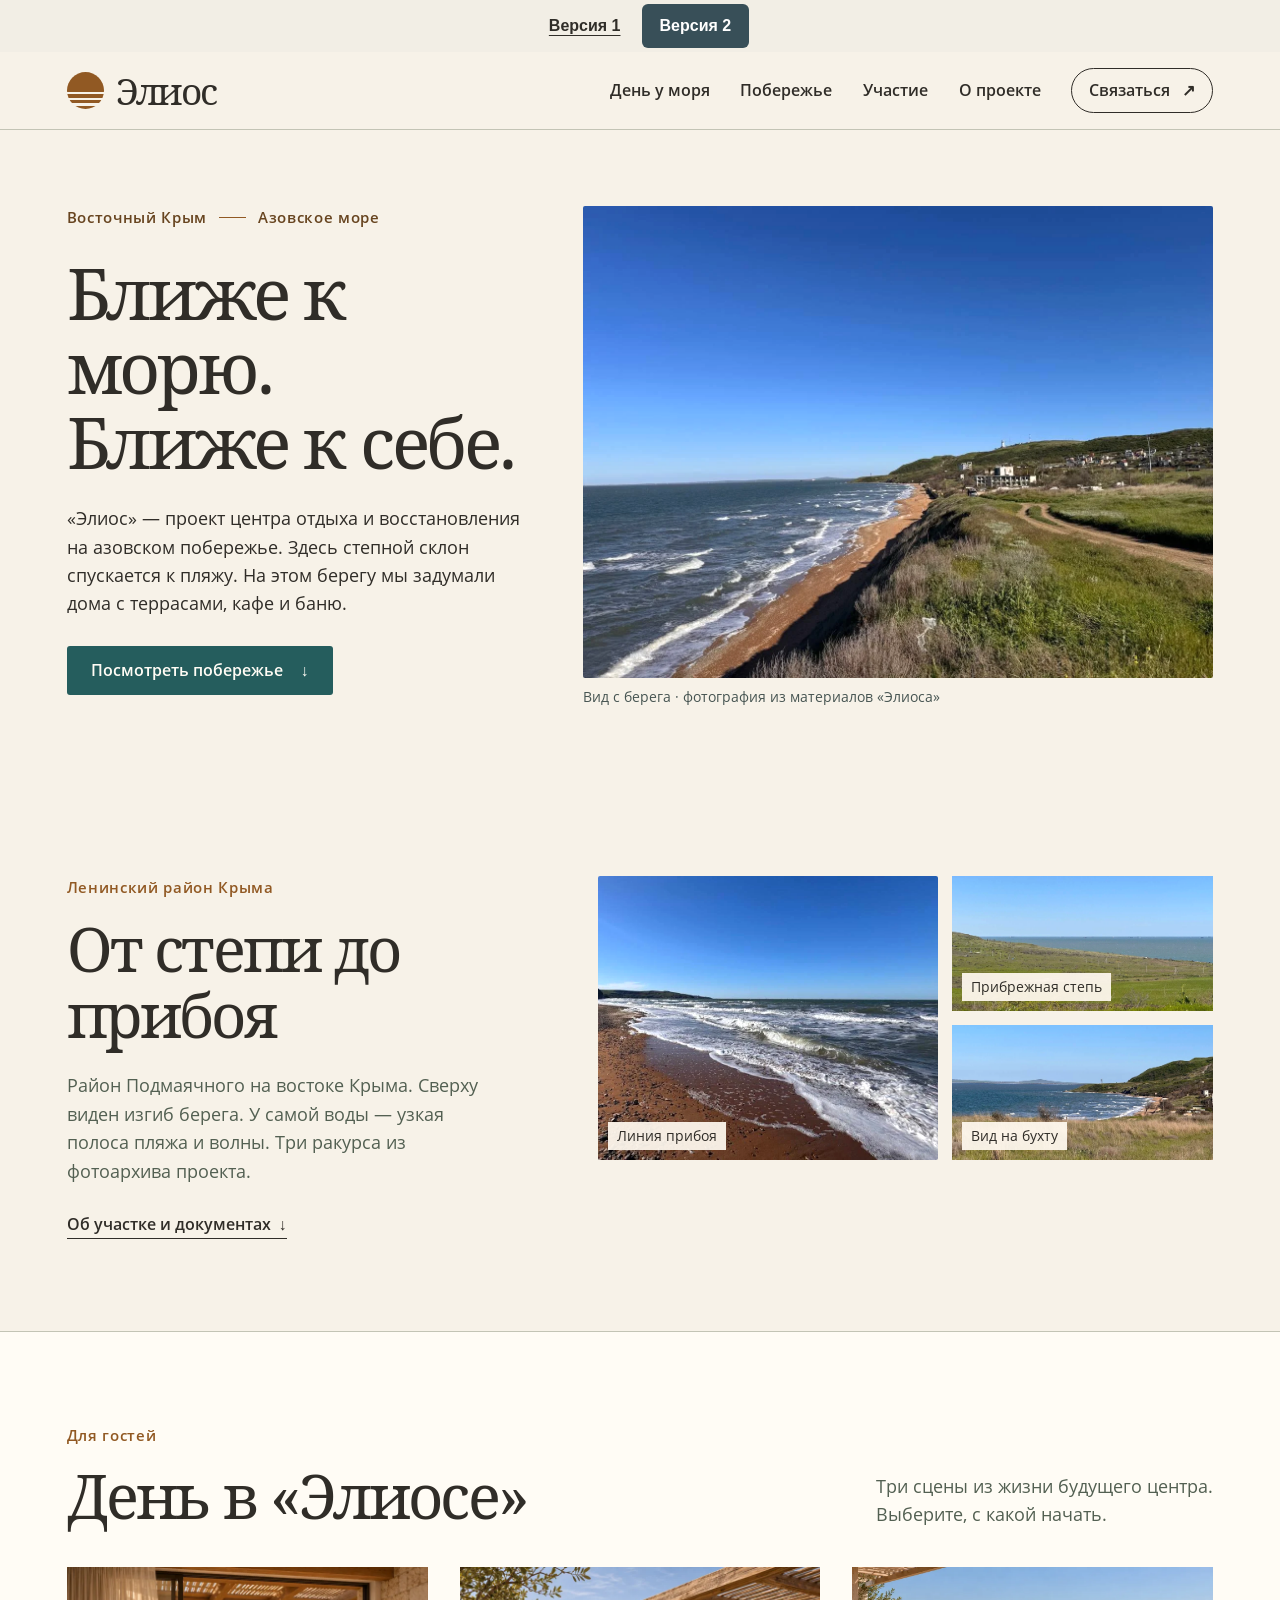
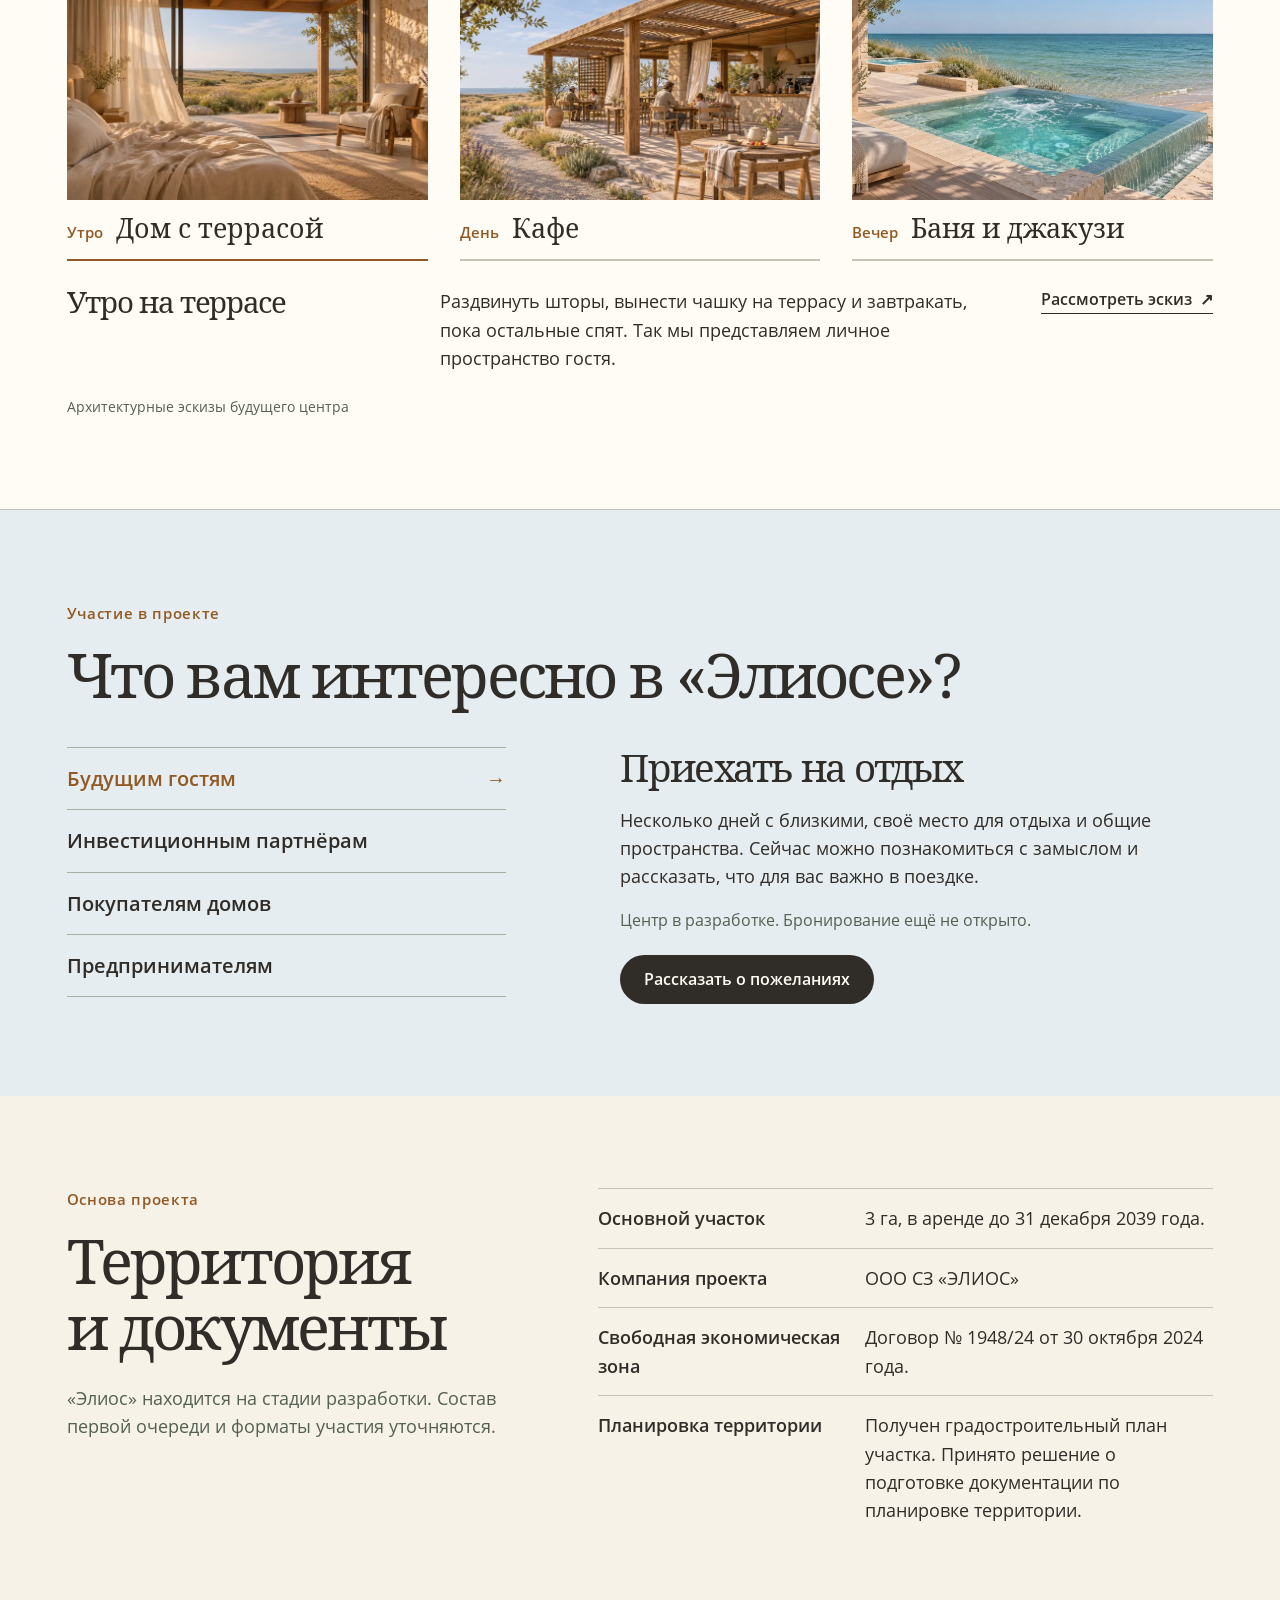
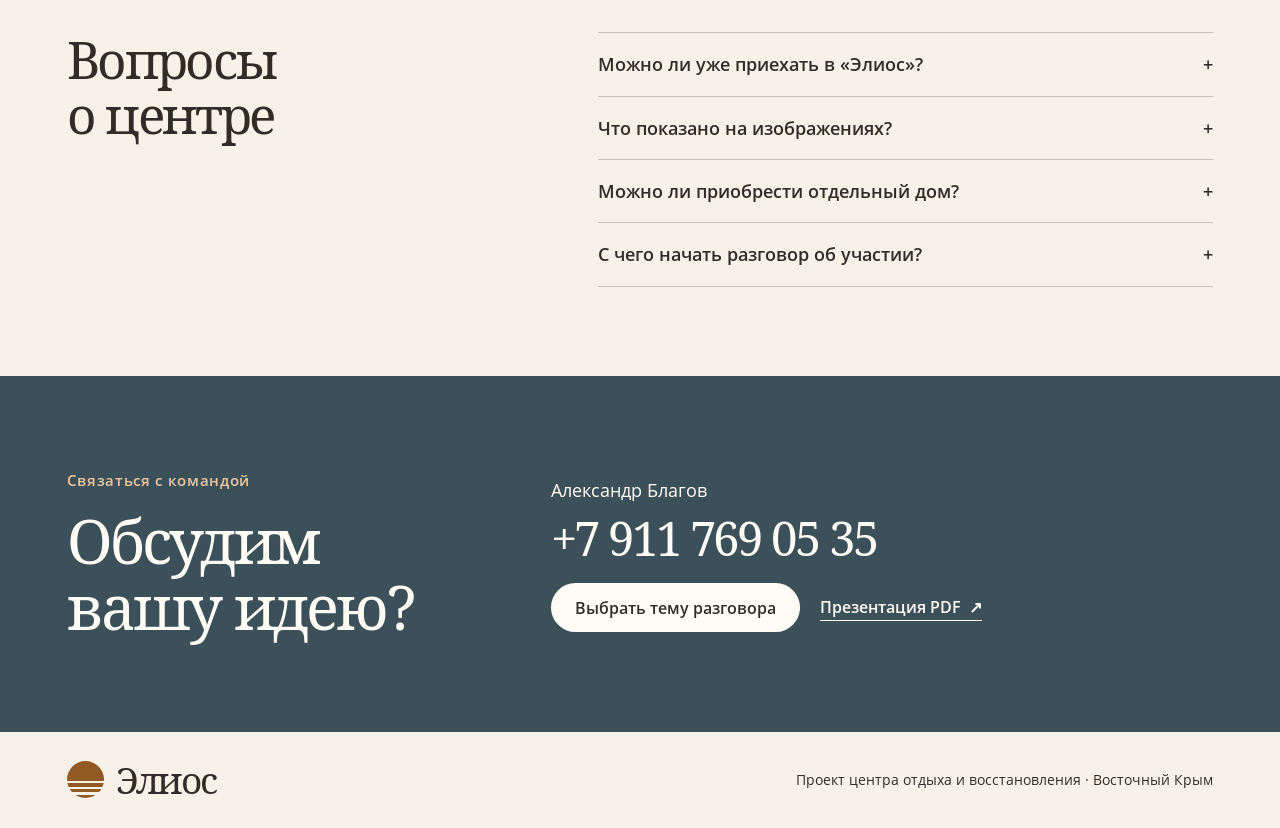
<file: index.html>
<!doctype html>
<html lang="ru">
<head>
<meta charset="utf-8"><meta name="viewport" content="width=device-width,initial-scale=1">
<meta name="robots" content="noindex,nofollow,noarchive"><meta name="theme-color" content="#f7f2e8">
<title>Элиос — Азовский свет</title>
<meta name="description" content="Проект центра отдыха и восстановления на Азовском побережье Восточного Крыма. Побережье, дома с террасами и возможности участия в создании центра.">
<meta property="og:title" content="Элиос — Азовский свет"><meta property="og:type" content="website"><meta property="og:locale" content="ru_RU">
<link rel="icon" href="assets/favicon.svg" type="image/svg+xml"><link rel="preload" as="font" href="assets/fonts/serif-text.woff" type="font/woff" crossorigin>
<link rel="stylesheet" href="styles.css?v=shore3"><link rel="stylesheet" href="readability.css?v=shore3"><script defer src="app.js?v=shore3"></script>
<link rel="stylesheet" href="versions.css"></head><body>
<a class="skip-link" href="#main">Перейти к содержанию</a>
<nav class="revision" aria-label="Сравнение дизайна"><a href="version-1.html">Версия 1</a><a href="./" aria-current="page">Версия 2</a></nav>
<header class="header" id="header"><div class="wrap mast">
<a href="#top" class="brand" aria-label="Элиос, на главную"><span class="sun" aria-hidden="true"></span>Элиос</a>
<nav class="nav" id="navigation" aria-label="Основная навигация"><a href="#spaces">День у моря</a><a href="#place">Побережье</a><a href="#participation">Участие</a><a href="#foundation">О проекте</a><button type="button" class="nav-contact" data-contact>Связаться <span aria-hidden="true">↗</span></button></nav>
<button type="button" class="menu-toggle" aria-label="Открыть меню" aria-expanded="false" aria-controls="navigation"><span></span><span></span></button></div></header>
<main id="main">
<section class="hero wrap" id="top" aria-labelledby="hero-title"><div class="hero-copy">
<p class="location">Восточный Крым <i></i> Азовское море</p>
<h1 id="hero-title">Ближе к морю.<br>Ближе к себе.</h1>
<p class="lead">«Элиос» — проект центра отдыха и восстановления на азовском побережье. Здесь степной склон спускается к пляжу. На этом берегу мы задумали дома с террасами, кафе и баню.</p>
<a class="btn" href="#place">Посмотреть побережье <span aria-hidden="true">↓</span></a></div>
<figure class="shore-cover"><img src="assets/shore.webp" alt="Азовское море и полоса пляжа под прибрежным склоном" fetchpriority="high"><figcaption>Вид с берега · фотография из материалов «Элиоса»</figcaption></figure></section>
<section class="section wrap place" id="place"><div class="place-text"><p class="kicker">Ленинский район Крыма</p><h2>От степи до прибоя</h2><p>Район Подмаячного на востоке Крыма. Сверху виден изгиб берега. У самой воды — узкая полоса пляжа и волны. Три ракурса из фотоархива проекта.</p><a href="#foundation" class="under">Об участке и документах <span aria-hidden="true">↓</span></a></div><div class="coast-gallery">
<button data-gallery="waves"><img src="assets/waves.webp" alt="Волны набегают на пляж" decoding="async" loading="lazy"><span>Линия прибоя</span></button><button data-gallery="land"><img src="assets/land.webp" alt="Степь и море на горизонте" decoding="async" loading="lazy"><span>Прибрежная степь</span></button><button data-gallery="coast"><img src="assets/coast.webp" alt="Изгиб берега с травянистого склона" decoding="async" loading="lazy"><span>Вид на бухту</span></button></div></section>
<div id="idea"></div>
<section class="day section" id="spaces" aria-labelledby="day-title"><div class="wrap"><div class="section-head"><div><p class="kicker">Для гостей</p><h2 id="day-title">День в «Элиосе»</h2></div><p>Три сцены из жизни будущего центра.<br>Выберите, с какой начать.</p></div>
<div class="space-tabs" role="tablist" aria-label="Пространства будущего центра"><button type="button" role="tab" id="tab-home" aria-controls="space-home" aria-selected="true" tabindex="0" data-space="home"><img src="assets/home.webp" srcset="assets/home-small.webp 840w, assets/home.webp 1672w" sizes="(max-width: 760px) 100vw, 62vw" alt="" decoding="async" loading="lazy"><span class="tabline"><span>Утро</span><b>Дом с террасой</b></span></button><button type="button" role="tab" id="tab-cafe" aria-controls="space-cafe" aria-selected="false" tabindex="-1" data-space="cafe"><img src="assets/cafe.webp" srcset="assets/cafe-small.webp 840w, assets/cafe.webp 1672w" sizes="(max-width: 760px) 100vw, 62vw" alt="" decoding="async" loading="lazy"><span class="tabline"><span>День</span><b>Кафе</b></span></button><button type="button" role="tab" id="tab-bath" aria-controls="space-bath" aria-selected="false" tabindex="-1" data-space="bath"><img src="assets/spa.webp" alt="" decoding="async" loading="lazy"><span class="tabline"><span>Вечер</span><b>Баня и джакузи</b></span></button></div><article class="episode" role="tabpanel" tabindex="0" id="space-home" aria-labelledby="tab-home" ><h3>Утро на террасе</h3><p>Раздвинуть шторы, вынести чашку на террасу и завтракать, пока остальные спят. Так мы представляем личное пространство гостя.</p><button class="under" data-gallery="home">Рассмотреть эскиз <span aria-hidden="true">↗</span></button></article><article class="episode" role="tabpanel" tabindex="0" id="space-cafe" aria-labelledby="tab-cafe" hidden><h3>За общим столом</h3><p>После прогулки по берегу встретиться за обедом. Мы задумали кафе с открытой террасой, где можно задержаться за разговором.</p><button class="under" data-gallery="cafe">Рассмотреть эскиз <span aria-hidden="true">↗</span></button></article><article class="episode" role="tabpanel" tabindex="0" id="space-bath" aria-labelledby="tab-bath" hidden><h3>После парной</h3><p>После парной выйти на террасу над морем. Здесь мы представили две джакузи с переливным краем: с уровня воды кажется, что впереди только море.</p><button class="under" data-gallery="spa">Рассмотреть эскиз <span aria-hidden="true">↗</span></button></article>
<p class="image-credit">Архитектурные эскизы будущего центра</p></div></section>

<section class="join section" id="participation"><div class="wrap"><p class="kicker">Участие в проекте</p><h2>Что вам интересно в «Элиосе»?</h2><div class="join-grid">
<div class="role-tabs" role="tablist" aria-label="Направления участия" aria-orientation="vertical"><button type="button" role="tab" id="role-guest" aria-controls="panel-guest" aria-selected="true" tabindex="0" data-role="guest">Будущим гостям<span aria-hidden="true">→</span></button><button type="button" role="tab" id="role-partner" aria-controls="panel-partner" aria-selected="false" tabindex="-1" data-role="partner">Инвестиционным партнёрам<span aria-hidden="true">→</span></button><button type="button" role="tab" id="role-home" aria-controls="panel-home" aria-selected="false" tabindex="-1" data-role="home">Покупателям домов<span aria-hidden="true">→</span></button><button type="button" role="tab" id="role-business" aria-controls="panel-business" aria-selected="false" tabindex="-1" data-role="business">Предпринимателям<span aria-hidden="true">→</span></button></div><div class="role-content"><article tabindex="0" role="tabpanel" id="panel-guest" aria-labelledby="role-guest" ><h3>Приехать на отдых</h3><p>Несколько дней с близкими, своё место для отдыха и общие пространства. Сейчас можно познакомиться с замыслом и рассказать, что для вас важно в поездке.</p><p class="status">Центр в разработке. Бронирование ещё не открыто.</p><button class="btn" type="button" data-interest="guest" data-contact>Рассказать о пожеланиях</button></article><article tabindex="0" role="tabpanel" id="panel-partner" aria-labelledby="role-partner" hidden><h3>Создать центр вместе</h3><p>Предмет партнёрства — первая очередь центра. Обсуждаем, какие объекты войдут в неё, кто финансирует запуск и кто отвечает за управление.</p><p class="status">Этапы вложений, права партнёров и порядок распределения прибыли предстоит согласовать.</p><button class="btn" type="button" data-interest="partner" data-contact>Обсудить партнёрство</button></article><article tabindex="0" role="tabpanel" id="panel-home" aria-labelledby="role-home" hidden><h3>Свой дом у моря</h3><p>Рассматриваем интерес к дому для собственного проживания, отдыха или как к инвестиции. Для владельца важны периоды личного пользования, расходы на содержание и возможность передачи в управление.</p><p class="status">Правовая модель приобретения и права на объект прорабатываются. Продажи пока не открыты.</p><button class="btn" type="button" data-interest="home" data-contact>Обсудить формат дома</button></article><article tabindex="0" role="tabpanel" id="panel-business" aria-labelledby="role-business" hidden><h3>Открыть своё дело в центре</h3><p>Кафе на террасе, баня или спа могут стать самостоятельным делом. Обсудим вашу идею, помещение, оборудование и то, как гости будут пользоваться услугой.</p><p class="status">Приобретение объекта или другая форма участия зависят от правовой модели.</p><button class="btn" type="button" data-interest="business" data-contact>Предложить свой проект</button></article></div></div></div></section>
<section class="section wrap foundation" id="foundation"><div><p class="kicker">Основа проекта</p><h2>Территория <br>и документы</h2><p>«Элиос» находится на стадии разработки. Состав первой очереди и форматы участия уточняются.</p></div><dl><div><dt>Основной участок</dt><dd>3 га, в аренде до 31 декабря 2039 года.</dd></div><div><dt>Компания проекта</dt><dd>ООО СЗ «ЭЛИОС»</dd></div><div><dt>Свободная экономическая зона</dt><dd>Договор № 1948/24 от 30 октября 2024 года.</dd></div><div><dt>Планировка территории</dt><dd>Получен градостроительный план участка. Принято решение о подготовке документации по планировке территории.</dd></div></dl></section>
<section class="wrap faq"><h2>Вопросы <br>о центре</h2><div class="faq-items"><details><summary>Можно ли уже приехать в «Элиос»?<span aria-hidden="true">+</span></summary><p>Центр находится на стадии разработки. Бронирование отдыха пока не открыто. Сейчас можно познакомиться с концепцией, рассказать о своём интересе и обсудить участие в проекте.</p></details><details><summary>Что показано на изображениях?<span aria-hidden="true">+</span></summary><p>Снимки побережья взяты из исходных материалов «Элиоса». Дома, кафе, баня, джакузи и террасы — визуализации идеи будущего центра. Они помогают обсудить атмосферу и архитектурный характер; состав объектов и их размещение ещё определяются.</p></details><details><summary>Можно ли приобрести отдельный дом?<span aria-hidden="true">+</span></summary><p>Такой интерес предусмотрен в концепции. Формат приобретения, статус объекта, права покупателя и условия управления требуют отдельной проработки. Готового предложения о продаже дома или земельного участка сейчас нет.</p></details><details><summary>С чего начать разговор об участии?<span aria-hidden="true">+</span></summary><p>С вашей цели и возможной роли: развитие центра, дом для отдыха или собственный объект инфраструктуры. На этой основе обсуждаются формат, этапы и условия. Связаться можно с Александром Благовым по номеру <a href="tel:+79117690535">+7 911 769 05 35</a>.</p></details></div></section>
<section class="contact section" id="contact"><div class="wrap contact-grid"><div><p class="kicker">Связаться с командой</p><h2>Обсудим <br>вашу идею?</h2></div><div class="contact-body"><p>Александр Благов</p><a class="phone" href="tel:+79117690535">+7 911 769 05 35</a><div class="actions"><button type="button" class="btn" data-contact>Выбрать тему разговора</button><a href="https://drive.google.com/file/d/1gvgxaFCP_Wr2BarTZS7fdgreUonL3RET/view" target="_blank" rel="noopener" class="under">Презентация PDF <span aria-hidden="true">↗</span></a></div></div></div></section></main>
<footer class="wrap foot"><a class="brand" href="#top"><span class="sun" aria-hidden="true"></span>Элиос</a><p>Проект центра отдыха и восстановления · Восточный Крым</p></footer>
<dialog class="contact-dialog" id="contact-dialog" aria-labelledby="dialog-title"><button class="dialog-close" type="button" data-close aria-label="Закрыть окно">×</button><p class="eyebrow">Познакомимся ближе</p><h2 id="dialog-title">Что вам<br> <em>интересно?</em></h2><p class="dialog-intro">Выберите направление для разговора<br> с Александром Благовым.</p><fieldset class="interest-options"><legend class="sr-only">Ваш интерес к проекту</legend><label><input type="radio" name="interest" value="guest" checked><span>Отдых в центре</span></label><label><input type="radio" name="interest" value="partner"><span>Партнёрство</span></label><label><input type="radio" name="interest" value="home"><span>Дом для себя</span></label><label><input type="radio" name="interest" value="business"><span>Свой бизнес</span></label></fieldset><p id="interest-description" class="interest-description">Расскажите, каким вы представляете отдых в «Элиосе». Центр пока находится на стадии разработки.</p><a href="tel:+79117690535" class="button button-dark dialog-phone">Позвонить Александру</a><a href="tel:+79117690535" class="dialog-number">+7 911 769 05 35</a><button type="button" id="copy-inquiry" class="text-link copy-inquiry">Скопировать текст обращения</button><p id="copy-status" class="copy-status" role="status" aria-live="polite"></p></dialog>
<dialog class="gallery-dialog" id="gallery-dialog" aria-labelledby="gallery-caption"><button class="gallery-close" type="button" data-close aria-label="Закрыть изображение">×</button><div class="gallery-frame"><img id="gallery-image" alt=""><button type="button" class="gallery-previous" aria-label="Предыдущее изображение">‹</button><button type="button" class="gallery-next" aria-label="Следующее изображение">›</button></div><div class="gallery-bottom"><p id="gallery-caption"></p><span id="gallery-count" aria-label="Номер изображения"></span></div></dialog>
</body></html>
</file>
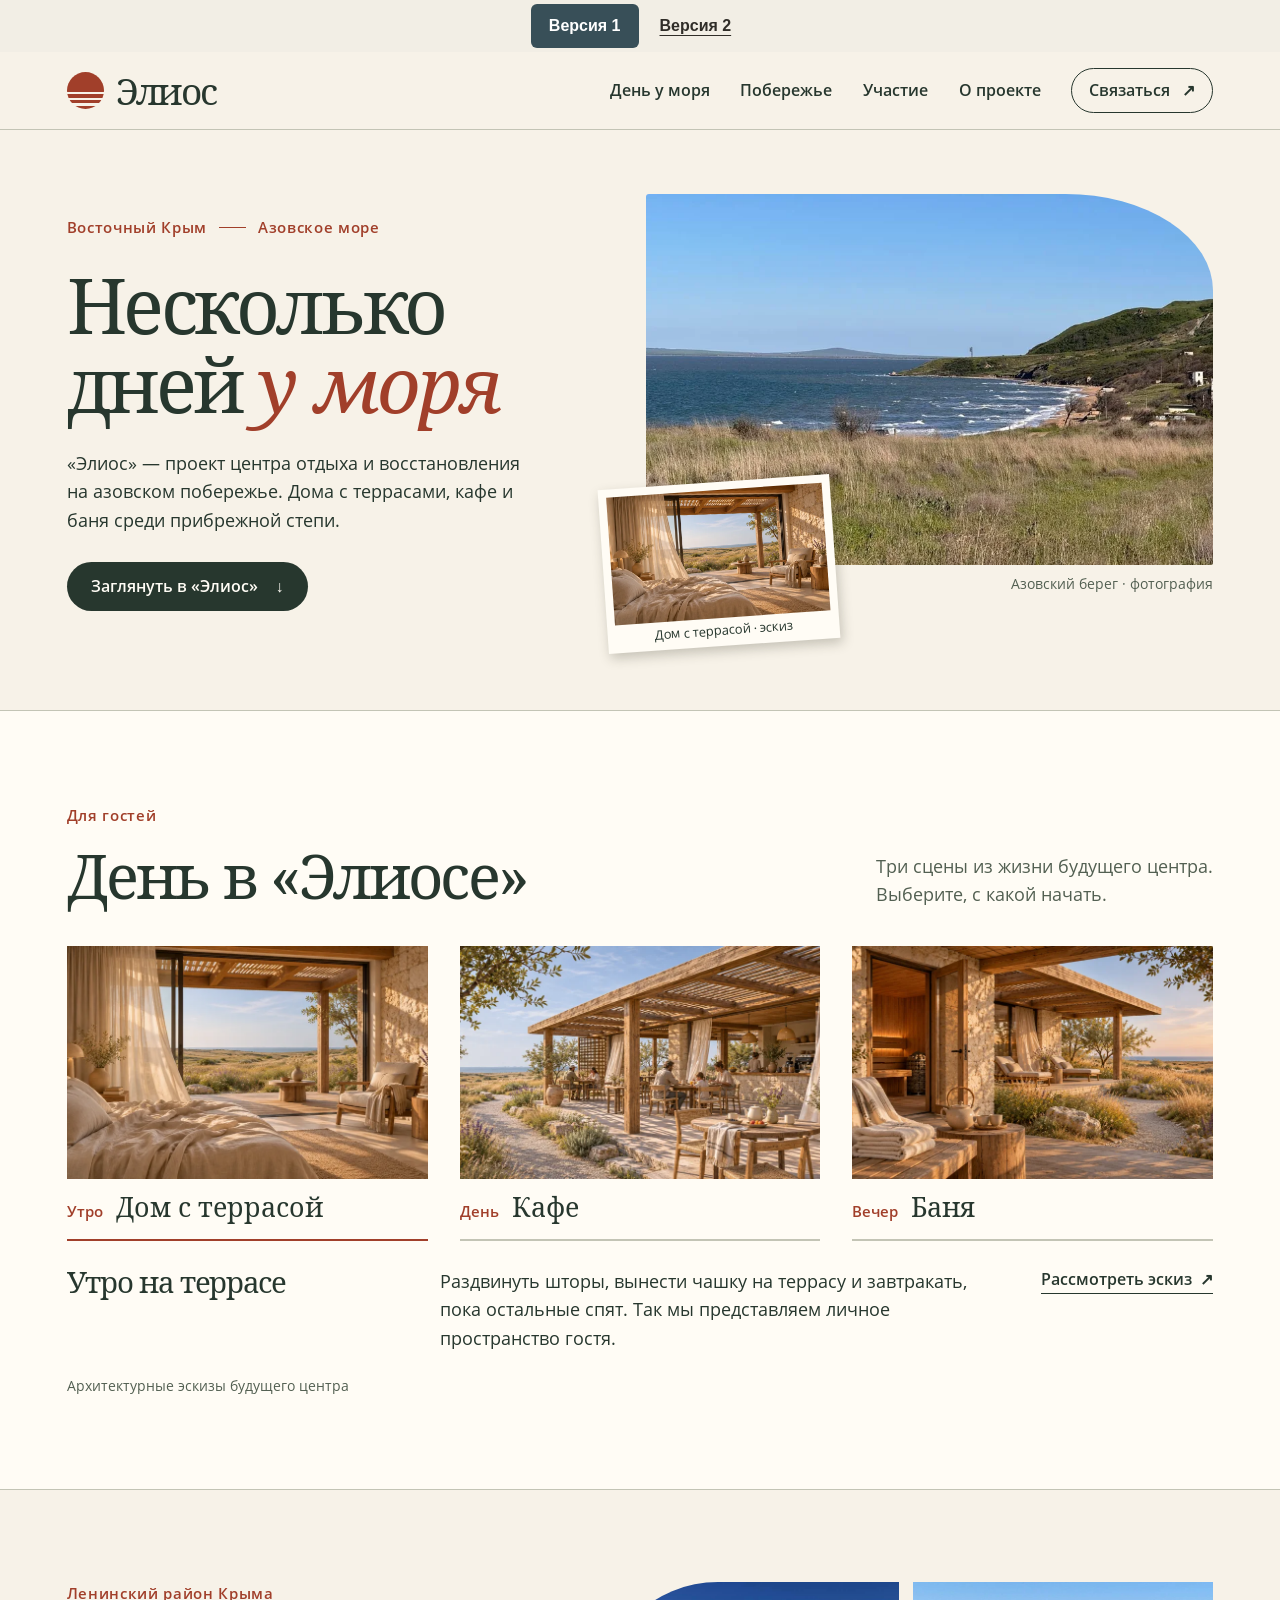
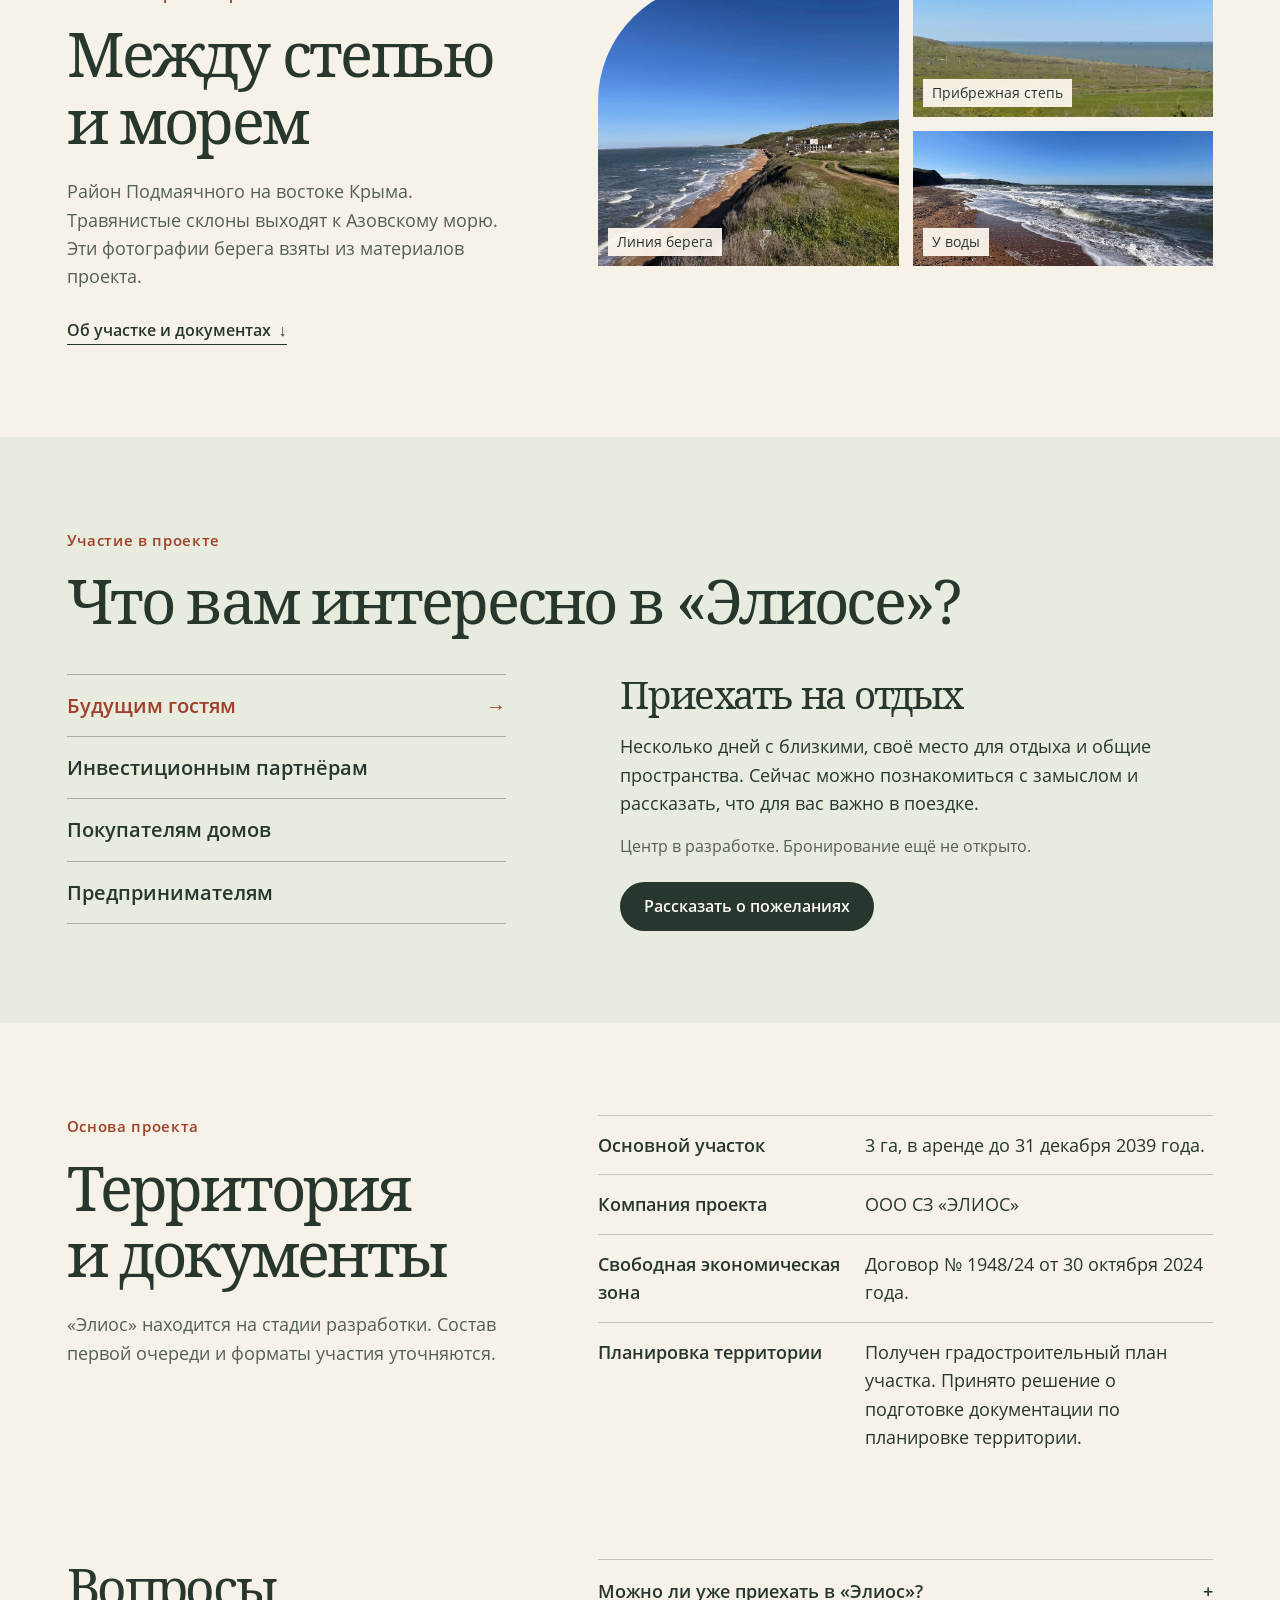
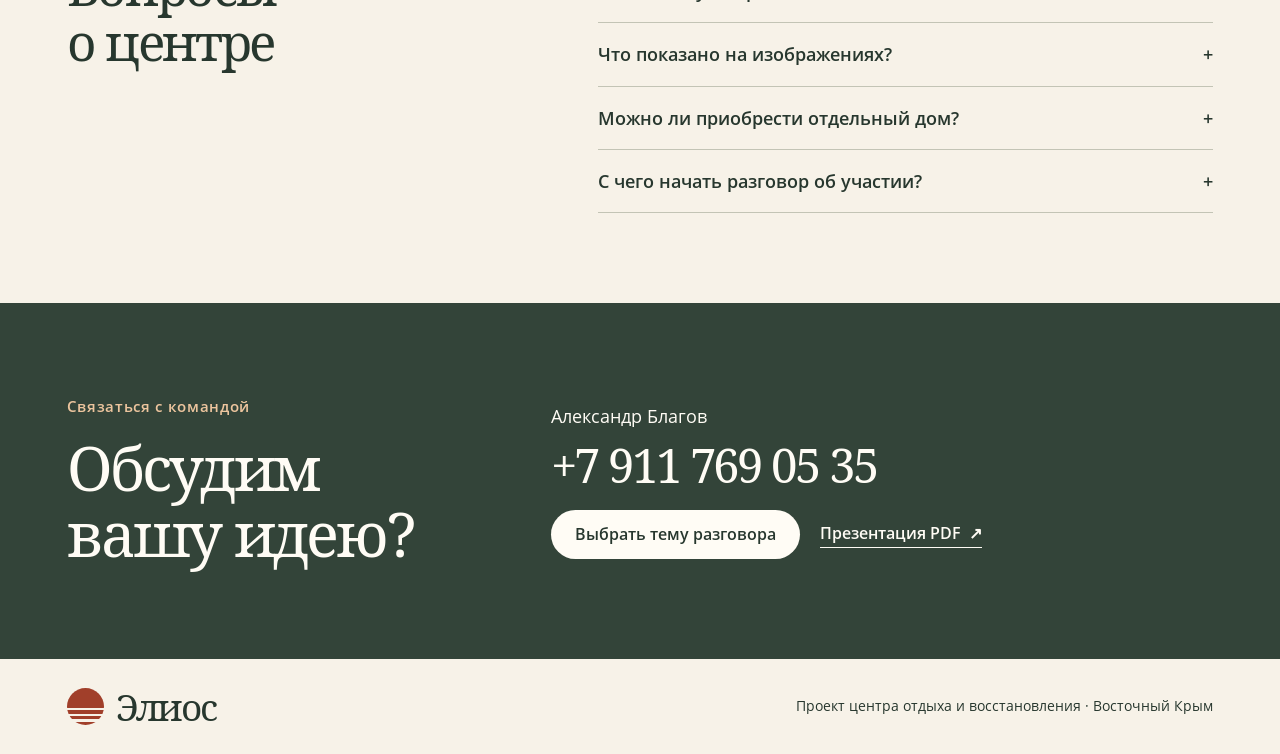
<file: version-1.html>
<!doctype html>
<html lang="ru">
<head>
<meta charset="utf-8"><meta name="viewport" content="width=device-width,initial-scale=1">
<meta name="robots" content="noindex,nofollow,noarchive"><meta name="theme-color" content="#f7f2e8">
<title>Элиос — несколько дней у Азовского моря</title>
<meta name="description" content="Проект центра отдыха и восстановления на Азовском побережье Восточного Крыма. Побережье, дома с террасами и возможности участия в создании центра.">
<meta property="og:title" content="Элиос — несколько дней у Азовского моря"><meta property="og:type" content="website"><meta property="og:locale" content="ru_RU">
<link rel="icon" href="assets/favicon.svg" type="image/svg+xml"><link rel="preload" as="font" href="assets/fonts/serif-text.woff" type="font/woff" crossorigin>
<link rel="stylesheet" href="v1-styles.css?v=coast1"><link rel="stylesheet" href="v1-readability.css?v=coast1"><script defer src="v1-app.js?v=coast1"></script>
<link rel="stylesheet" href="versions.css"></head><body>
<a class="skip-link" href="#main">Перейти к содержанию</a>
<nav class="revision" aria-label="Сравнение дизайна"><a href="version-1.html" aria-current="page">Версия 1</a><a href="./">Версия 2</a></nav>
<header class="header" id="header"><div class="wrap mast">
<a href="#top" class="brand" aria-label="Элиос, на главную"><span class="sun" aria-hidden="true"></span>Элиос</a>
<nav class="nav" id="navigation" aria-label="Основная навигация"><a href="#spaces">День у моря</a><a href="#place">Побережье</a><a href="#participation">Участие</a><a href="#foundation">О проекте</a><button type="button" class="nav-contact" data-contact>Связаться <span aria-hidden="true">↗</span></button></nav>
<button type="button" class="menu-toggle" aria-label="Открыть меню" aria-expanded="false" aria-controls="navigation"><span></span><span></span></button></div></header>
<main id="main">
<section class="hero wrap" id="top" aria-labelledby="hero-title"><div class="hero-copy">
<p class="location">Восточный Крым <i></i> Азовское море</p>
<h1 id="hero-title">Несколько<br>дней <em>у&nbsp;моря</em></h1>
<p class="lead">«Элиос» — проект центра отдыха и восстановления на азовском побережье. Дома с террасами, кафе и баня среди прибрежной степи.</p>
<a class="btn" href="#spaces">Заглянуть в «Элиос» <span aria-hidden="true">↓</span></a></div>
<div class="postcard"><figure class="coast-card"><button data-gallery="coast" aria-label="Посмотреть фотографию побережья"><img src="assets/coast.webp" srcset="assets/coast-small.webp 840w, assets/coast.webp 1280w" sizes="(max-width: 760px) 100vw, 62vw" alt="Бухта на Азовском море, вид с травянистого берега" decoding="async" fetchpriority="high"></button><figcaption>Азовский берег · фотография</figcaption></figure>
<figure class="detail-card"><button data-gallery="home" aria-label="Рассмотреть эскиз дома"><img src="assets/home.webp" srcset="assets/home-small.webp 840w, assets/home.webp 1672w" sizes="(max-width: 760px) 100vw, 62vw" alt="Светлая спальня и терраса будущего дома" decoding="async" fetchpriority="high"></button><figcaption>Дом с террасой · эскиз</figcaption></figure></div></section>
<div id="idea"></div>
<section class="day section" id="spaces" aria-labelledby="day-title"><div class="wrap"><div class="section-head"><div><p class="kicker">Для гостей</p><h2 id="day-title">День в «Элиосе»</h2></div><p>Три сцены из жизни будущего центра.<br>Выберите, с какой начать.</p></div>
<div class="space-tabs" role="tablist" aria-label="Пространства будущего центра"><button type="button" role="tab" id="tab-home" aria-controls="space-home" aria-selected="true" tabindex="0" data-space="home"><img src="assets/home.webp" srcset="assets/home-small.webp 840w, assets/home.webp 1672w" sizes="(max-width: 760px) 100vw, 62vw" alt="" decoding="async" loading="lazy"><span class="tabline"><span>Утро</span><b>Дом с террасой</b></span></button><button type="button" role="tab" id="tab-cafe" aria-controls="space-cafe" aria-selected="false" tabindex="-1" data-space="cafe"><img src="assets/cafe.webp" srcset="assets/cafe-small.webp 840w, assets/cafe.webp 1672w" sizes="(max-width: 760px) 100vw, 62vw" alt="" decoding="async" loading="lazy"><span class="tabline"><span>День</span><b>Кафе</b></span></button><button type="button" role="tab" id="tab-bath" aria-controls="space-bath" aria-selected="false" tabindex="-1" data-space="bath"><img src="assets/bath.webp" srcset="assets/bath-small.webp 840w, assets/bath.webp 1672w" sizes="(max-width: 760px) 100vw, 62vw" alt="" decoding="async" loading="lazy"><span class="tabline"><span>Вечер</span><b>Баня</b></span></button></div><article class="episode" role="tabpanel" tabindex="0" id="space-home" aria-labelledby="tab-home" ><h3>Утро на террасе</h3><p>Раздвинуть шторы, вынести чашку на террасу и завтракать, пока остальные спят. Так мы представляем личное пространство гостя.</p><button class="under" data-gallery="home">Рассмотреть эскиз <span aria-hidden="true">↗</span></button></article><article class="episode" role="tabpanel" tabindex="0" id="space-cafe" aria-labelledby="tab-cafe" hidden><h3>За общим столом</h3><p>После прогулки по берегу встретиться за обедом. Мы задумали кафе с открытой террасой, где можно задержаться за разговором.</p><button class="under" data-gallery="cafe">Рассмотреть эскиз <span aria-hidden="true">↗</span></button></article><article class="episode" role="tabpanel" tabindex="0" id="space-bath" aria-labelledby="tab-bath" hidden><h3>После парной</h3><p>Выйти из парной на воздух, налить чай и посидеть в тишине. Для этого в концепции бани предусмотрели место отдыха рядом с террасой.</p><button class="under" data-gallery="bath">Рассмотреть эскиз <span aria-hidden="true">↗</span></button></article>
<p class="image-credit">Архитектурные эскизы будущего центра</p></div></section>
<section class="section wrap place" id="place"><div class="place-text"><p class="kicker">Ленинский район Крыма</p><h2>Между степью<br>и морем</h2><p>Район Подмаячного на востоке Крыма. Травянистые склоны выходят к Азовскому морю. Эти фотографии берега взяты из материалов проекта.</p><a href="#foundation" class="under">Об участке и документах <span aria-hidden="true">↓</span></a></div><div class="coast-gallery">
<button data-gallery="shore"><img src="assets/shore.webp" alt="Вид вдоль береговой линии" decoding="async" loading="lazy"><span>Линия берега</span></button><button data-gallery="land"><img src="assets/land.webp" alt="Степь и море на горизонте" decoding="async" loading="lazy"><span>Прибрежная степь</span></button><button data-gallery="waves"><img src="assets/waves.webp" alt="Волны у кромки воды" decoding="async" loading="lazy"><span>У воды</span></button></div></section>
<section class="join section" id="participation"><div class="wrap"><p class="kicker">Участие в проекте</p><h2>Что вам интересно в «Элиосе»?</h2><div class="join-grid">
<div class="role-tabs" role="tablist" aria-label="Направления участия" aria-orientation="vertical"><button type="button" role="tab" id="role-guest" aria-controls="panel-guest" aria-selected="true" tabindex="0" data-role="guest">Будущим гостям<span aria-hidden="true">→</span></button><button type="button" role="tab" id="role-partner" aria-controls="panel-partner" aria-selected="false" tabindex="-1" data-role="partner">Инвестиционным партнёрам<span aria-hidden="true">→</span></button><button type="button" role="tab" id="role-home" aria-controls="panel-home" aria-selected="false" tabindex="-1" data-role="home">Покупателям домов<span aria-hidden="true">→</span></button><button type="button" role="tab" id="role-business" aria-controls="panel-business" aria-selected="false" tabindex="-1" data-role="business">Предпринимателям<span aria-hidden="true">→</span></button></div><div class="role-content"><article tabindex="0" role="tabpanel" id="panel-guest" aria-labelledby="role-guest" ><h3>Приехать на отдых</h3><p>Несколько дней с близкими, своё место для отдыха и общие пространства. Сейчас можно познакомиться с замыслом и рассказать, что для вас важно в поездке.</p><p class="status">Центр в разработке. Бронирование ещё не открыто.</p><button class="btn" type="button" data-interest="guest" data-contact>Рассказать о пожеланиях</button></article><article tabindex="0" role="tabpanel" id="panel-partner" aria-labelledby="role-partner" hidden><h3>Создать центр вместе</h3><p>Предмет партнёрства — первая очередь центра. Обсуждаем, какие объекты войдут в неё, кто финансирует запуск и кто отвечает за управление.</p><p class="status">Этапы вложений, права партнёров и порядок распределения прибыли предстоит согласовать.</p><button class="btn" type="button" data-interest="partner" data-contact>Обсудить партнёрство</button></article><article tabindex="0" role="tabpanel" id="panel-home" aria-labelledby="role-home" hidden><h3>Свой дом у моря</h3><p>Рассматриваем интерес к дому для собственного проживания, отдыха или как к инвестиции. Для владельца важны периоды личного пользования, расходы на содержание и возможность передачи в управление.</p><p class="status">Правовая модель приобретения и права на объект прорабатываются. Продажи пока не открыты.</p><button class="btn" type="button" data-interest="home" data-contact>Обсудить формат дома</button></article><article tabindex="0" role="tabpanel" id="panel-business" aria-labelledby="role-business" hidden><h3>Открыть своё дело в центре</h3><p>Кафе на террасе, баня или спа могут стать самостоятельным делом. Обсудим вашу идею, помещение, оборудование и то, как гости будут пользоваться услугой.</p><p class="status">Приобретение объекта или другая форма участия зависят от правовой модели.</p><button class="btn" type="button" data-interest="business" data-contact>Предложить свой проект</button></article></div></div></div></section>
<section class="section wrap foundation" id="foundation"><div><p class="kicker">Основа проекта</p><h2>Территория <br>и документы</h2><p>«Элиос» находится на стадии разработки. Состав первой очереди и форматы участия уточняются.</p></div><dl><div><dt>Основной участок</dt><dd>3 га, в аренде до 31 декабря 2039 года.</dd></div><div><dt>Компания проекта</dt><dd>ООО СЗ «ЭЛИОС»</dd></div><div><dt>Свободная экономическая зона</dt><dd>Договор № 1948/24 от 30 октября 2024 года.</dd></div><div><dt>Планировка территории</dt><dd>Получен градостроительный план участка. Принято решение о подготовке документации по планировке территории.</dd></div></dl></section>
<section class="wrap faq"><h2>Вопросы <br>о центре</h2><div class="faq-items"><details><summary>Можно ли уже приехать в «Элиос»?<span aria-hidden="true">+</span></summary><p>Центр находится на стадии разработки. Бронирование отдыха пока не открыто. Сейчас можно познакомиться с концепцией, рассказать о своём интересе и обсудить участие в проекте.</p></details><details><summary>Что показано на изображениях?<span aria-hidden="true">+</span></summary><p>Снимки побережья взяты из исходных материалов «Элиоса». Дома, кафе, баня и террасы — визуализации идеи будущего центра. Они помогают обсудить атмосферу и архитектурный характер; состав объектов и их размещение ещё определяются.</p></details><details><summary>Можно ли приобрести отдельный дом?<span aria-hidden="true">+</span></summary><p>Такой интерес предусмотрен в концепции. Формат приобретения, статус объекта, права покупателя и условия управления требуют отдельной проработки. Готового предложения о продаже дома или земельного участка сейчас нет.</p></details><details><summary>С чего начать разговор об участии?<span aria-hidden="true">+</span></summary><p>С вашей цели и возможной роли: развитие центра, дом для отдыха или собственный объект инфраструктуры. На этой основе обсуждаются формат, этапы и условия. Связаться можно с Александром Благовым по номеру <a href="tel:+79117690535">+7 911 769 05 35</a>.</p></details></div></section>
<section class="contact section" id="contact"><div class="wrap contact-grid"><div><p class="kicker">Связаться с командой</p><h2>Обсудим <br>вашу идею?</h2></div><div class="contact-body"><p>Александр Благов</p><a class="phone" href="tel:+79117690535">+7 911 769 05 35</a><div class="actions"><button type="button" class="btn" data-contact>Выбрать тему разговора</button><a href="https://drive.google.com/file/d/1gvgxaFCP_Wr2BarTZS7fdgreUonL3RET/view" target="_blank" rel="noopener" class="under">Презентация PDF <span aria-hidden="true">↗</span></a></div></div></div></section></main>
<footer class="wrap foot"><a class="brand" href="#top"><span class="sun" aria-hidden="true"></span>Элиос</a><p>Проект центра отдыха и восстановления · Восточный Крым</p></footer>
<dialog class="contact-dialog" id="contact-dialog" aria-labelledby="dialog-title"><button class="dialog-close" type="button" data-close aria-label="Закрыть окно">×</button><p class="eyebrow">Познакомимся ближе</p><h2 id="dialog-title">Что вам<br> <em>интересно?</em></h2><p class="dialog-intro">Выберите направление для разговора<br> с Александром Благовым.</p><fieldset class="interest-options"><legend class="sr-only">Ваш интерес к проекту</legend><label><input type="radio" name="interest" value="guest" checked><span>Отдых в центре</span></label><label><input type="radio" name="interest" value="partner"><span>Партнёрство</span></label><label><input type="radio" name="interest" value="home"><span>Дом для себя</span></label><label><input type="radio" name="interest" value="business"><span>Свой бизнес</span></label></fieldset><p id="interest-description" class="interest-description">Расскажите, каким вы представляете отдых в «Элиосе». Центр пока находится на стадии разработки.</p><a href="tel:+79117690535" class="button button-dark dialog-phone">Позвонить Александру</a><a href="tel:+79117690535" class="dialog-number">+7 911 769 05 35</a><button type="button" id="copy-inquiry" class="text-link copy-inquiry">Скопировать текст обращения</button><p id="copy-status" class="copy-status" role="status" aria-live="polite"></p></dialog>
<dialog class="gallery-dialog" id="gallery-dialog" aria-labelledby="gallery-caption"><button class="gallery-close" type="button" data-close aria-label="Закрыть изображение">×</button><div class="gallery-frame"><img id="gallery-image" alt=""><button type="button" class="gallery-previous" aria-label="Предыдущее изображение">‹</button><button type="button" class="gallery-next" aria-label="Следующее изображение">›</button></div><div class="gallery-bottom"><p id="gallery-caption"></p><span id="gallery-count" aria-label="Номер изображения"></span></div></dialog>
</body></html>
</file>
<file: styles.css>
@font-face{font-family:Coast;src:url(assets/fonts/serif-text.woff);font-display:swap}
@font-face{font-family:Coast;src:url(assets/fonts/serif-text-italic.woff);font-style:italic;font-display:swap}
@font-face{font-family:Open;src:url(assets/fonts/sans.woff);font-display:swap}
@font-face{font-family:Open;src:url(assets/fonts/sans-semibold.woff);font-weight:600 800;font-display:swap}
:root{--paper:#f7f2e8;--pale:#fffcf5;--ink:#302d28;--clay:#915923;--muted:#536052;--line:#c3c4b5;--serif:Coast,Georgia,serif;--sans:Open,Arial,sans-serif;--pad:clamp(22px,5.2vw,92px)}
*{box-sizing:border-box}html{scroll-behavior:smooth;scroll-padding-top:85px}body{margin:0;background:var(--paper);color:var(--ink);font:18px/1.58 var(--sans)}h1,h2,h3,p,figure,dl,dd{margin:0}h1,h2,h3,.brand,.phone{font-family:var(--serif);font-weight:400;line-height:1.08;letter-spacing:-.045em}h2{font-size:clamp(40px,4.8vw,77px)}h3{font-size:clamp(30px,3vw,47px)}img{display:block;width:100%;object-fit:cover}figure{min-width:0}button,a{color:inherit;font:inherit}a{text-decoration:none}button{cursor:pointer;border:0;background:none;padding:0}button:focus-visible,a:focus-visible,summary:focus-visible,[tabindex="0"]:focus-visible{outline:3px solid #cf702f;outline-offset:4px}button:disabled{cursor:auto}[hidden]{display:none!important}.wrap{max-width:1650px;padding-inline:var(--pad);margin:auto}.section{padding-block:clamp(60px,7.2vw,110px)}.skip-link,.sr-only{position:absolute;width:1px;height:1px;overflow:hidden;clip-path:inset(50%)}.skip-link:focus{width:auto;height:auto;clip-path:none;background:white;z-index:90;padding:12px;left:10px;top:10px}.modal-open{overflow:hidden}
.header{position:sticky;top:0;z-index:15;background:var(--paper);border-bottom:1px solid var(--line)}.mast{display:flex;align-items:center;justify-content:space-between;gap:30px;height:77px}.brand{display:inline-flex;gap:12px;align-items:center;font-size:37px}.sun{width:37px;aspect-ratio:1;display:inline-block;border-radius:50%;background:linear-gradient(to bottom,var(--clay) 0 54%,transparent 54% 60%,var(--clay) 60% 69%,transparent 69% 76%,var(--clay) 76% 84%,transparent 84% 91%,var(--clay) 91%)}.nav{display:flex;align-items:center;gap:clamp(16px,2.4vw,44px);font-size:16px;font-weight:600}.nav a:hover,.under:hover{color:var(--clay)}.nav-contact{border:1px solid var(--ink);padding:9px 17px;border-radius:24px}.nav-contact span{margin-left:8px}.menu-toggle{display:none}.hero{display:grid;grid-template-columns:0.88fr 1.12fr;align-items:center;gap:5%;padding-block:clamp(40px,5vw,80px)}.hero-copy{padding:12px 0 25px}.location,.kicker{font:600 15px/1.5 var(--sans);color:var(--clay);letter-spacing:.045em}.location{display:flex;align-items:center;gap:12px}.location i{display:block;width:27px;height:1px;background:var(--clay)}h1{font-size:clamp(59px,5.95vw,101px);margin:26px 0;line-height:1.04}h1 em{color:var(--clay)}.lead{max-width:475px}.btn,.button{display:inline-flex;justify-content:center;align-items:center;gap:18px;min-height:49px;padding:12px 24px;border-radius:30px;background:var(--ink);color:var(--pale);font:600 16px/1.42 var(--sans)}.btn:hover,.button:hover{background:var(--clay)}.hero .btn{margin-top:28px}.postcard{position:relative;padding-left:7%;padding-bottom:52px}.coast-card button{display:block;width:100%;overflow:hidden;border-radius:3px 26% 2px 2px}.coast-card img{height:clamp(310px,29vw,485px);object-position:53% 56%}.postcard figcaption,.image-credit{font-size:14px;line-height:1.45;color:var(--muted)}.coast-card figcaption{text-align:right;margin-top:9px}.detail-card{position:absolute;bottom:0;left:0;background:var(--pale);padding:8px 8px 6px;width:38%;transform:rotate(-4deg);box-shadow:2px 5px 12px #35332440}.detail-card button{display:block;width:100%}.detail-card img{aspect-ratio:1.68}.detail-card figcaption{font-size:13px;color:var(--ink);text-align:center;margin-top:3px}
.day{background:var(--pale);border-block:1px solid var(--line)}.section-head,.contact-grid{display:flex;justify-content:space-between;align-items:end;gap:40px}.kicker{margin-bottom:16px}.section-head>p{color:var(--muted);max-width:400px}.space-tabs{display:grid;grid-template-columns:repeat(3,minmax(0,1fr));gap:clamp(12px,2.5vw,40px);margin-top:38px}.space-tabs button{text-align:left;display:block;border-bottom:2px solid var(--line);padding-bottom:15px}.space-tabs button[aria-selected=true]{border-color:var(--clay)}.space-tabs img{aspect-ratio:1.55}.tabline{display:flex;align-items:baseline;gap:13px;margin-top:12px}.tabline span{font-size:15px;color:var(--clay);font-weight:600}.tabline b{font:400 clamp(22px,2.1vw,34px)/1.2 var(--serif)}.episode{display:grid;grid-template-columns:.9fr 1.5fr auto;gap:30px;align-items:start;padding:26px 0 12px}.episode h3{font-size:clamp(26px,2.3vw,36px)}.under,.text-link{display:inline-flex;align-items:baseline;gap:8px;color:inherit;font:600 16px/1.6 var(--sans);border-bottom:1px solid currentColor;justify-self:start}.image-credit{margin-top:12px}.place,.foundation,.faq,.join-grid{display:grid;grid-template-columns:1fr 1.4fr;gap:8%;align-items:start}.place-text>p:not(.kicker),.foundation p:not(.kicker){margin:24px 0;color:var(--muted);max-width:480px}.coast-gallery{display:grid;grid-template-columns:repeat(2,minmax(0,1fr));gap:14px}.coast-gallery button{position:relative;overflow:hidden}.coast-gallery button:first-child{grid-row:span 2}.coast-gallery img{height:100%;min-height:0;position:absolute;inset:0}.coast-gallery button{min-height:135px}.coast-gallery button:first-child{border-radius:120px 0 0 0}.coast-gallery span{position:absolute;bottom:10px;left:10px;background:#fff9efed;color:var(--ink);padding:3px 9px;font-size:14px}
.join{background:#e5edf0}.join h2{max-width:1050px}.join-grid{margin-top:40px;grid-template-columns:1fr 1.35fr;gap:10%}.role-tabs button{display:flex;justify-content:space-between;align-items:center;width:100%;text-align:left;padding:15px 0;border-top:1px solid #a6afa1;font-weight:600;font-size:clamp(18px,1.55vw,25px)}.role-tabs button:last-child{border-bottom:1px solid #a6afa1}.role-tabs button span{opacity:0}.role-tabs button[aria-selected=true]{color:var(--clay)}.role-tabs button[aria-selected=true] span{opacity:1}.role-content p{margin-top:17px}.role-content .status{font-size:16px;color:var(--muted)}.role-content .btn{margin-top:22px}.foundation dl>div{display:grid;grid-template-columns:1fr 1.4fr;gap:18px;padding:15px 0;border-top:1px solid var(--line)}dt{font-weight:600}.faq{padding-bottom:clamp(60px,7vw,105px)}.faq h2{font-size:clamp(34px,4vw,62px)}details{border-top:1px solid var(--line)}details:last-child{border-bottom:1px solid var(--line)}summary{display:flex;align-items:center;justify-content:space-between;gap:14px;list-style:none;font-weight:600;cursor:pointer;padding:17px 0}summary::-webkit-details-marker{display:none}details[open] summary span{transform:rotate(45deg)}details p{color:var(--muted);padding:0 0 18px}details a{text-decoration:underline}
.contact{background:#3b5059;color:var(--pale)}.contact .kicker{color:#edc59e}.contact-grid{align-items:center;justify-content:flex-start;gap:12%}.phone{display:block;font-size:clamp(32px,3.7vw,59px);margin:8px 0 20px}.actions{display:flex;align-items:center;flex-wrap:wrap;gap:20px}.actions .btn{background:var(--pale);color:var(--ink)}.actions .under:hover{color:#edc59e}.foot{display:flex;align-items:center;justify-content:space-between;gap:20px;padding-block:28px}.foot p{font-size:14px}
dialog{margin:auto;padding:0;border:none;background:var(--pale);color:var(--ink)}dialog::backdrop{background:#18221cc9}.contact-dialog{width:min(540px,calc(100% - 28px));max-height:90svh;padding:32px;overflow:auto}.dialog-close,.gallery-close{position:absolute;top:9px;right:12px;width:40px;height:40px;font:30px/1 var(--sans)}.dialog-intro,.interest-description{margin:15px 0}.contact-dialog h2{font-size:42px}.contact-dialog .eyebrow{color:var(--clay);font-size:15px;margin-bottom:10px}.interest-options{display:grid;grid-template-columns:1fr 1fr;gap:6px;border:0;padding:0;margin:20px 0}.interest-options label{position:relative}.interest-options input{position:absolute;opacity:0}.interest-options span{display:block;border:1px solid var(--line);padding:8px;font-size:16px;cursor:pointer;text-align:center}.interest-options input:checked+span{background:var(--ink);color:white}.interest-options input:focus-visible+span{outline:3px solid orange}.dialog-phone,.dialog-number,.copy-inquiry{display:block;text-align:center;margin:14px auto}.copy-status,.interest-description{font-size:16px}.copy-status{text-align:center}.copy-fallback{width:100%;min-height:110px}.gallery-dialog{width:min(1150px,94vw);max-height:95svh;background:#19241e;color:white}.gallery-frame{position:relative}.gallery-frame img{height:67svh;object-fit:contain}.gallery-close,.gallery-previous,.gallery-next{background:#19241ee8;color:white;z-index:2}.gallery-next,.gallery-previous{position:absolute;top:45%;width:47px;height:50px;font-size:32px}.gallery-next{right:0}.gallery-bottom{display:flex;align-items:center;justify-content:space-between;gap:14px;padding:14px 22px;font-size:16px}.gallery-bottom span{white-space:nowrap}

.hero.wrap{position:relative;display:flex;align-items:center;max-width:none;min-height:clamp(540px,49vw,790px);background:linear-gradient(90deg,rgba(248,243,230,.96),rgba(248,243,230,.91) 28%,rgba(248,243,230,.05) 62%),url('assets/azov-light.webp') center/cover}
.hero-copy{max-width:620px}.hero h1{font-size:clamp(56px,5.6vw,91px)}.light-caption{position:absolute;right:16px;bottom:12px;background:#fff8edeb;padding:4px 10px;font-size:14px}.hero .btn{background:#885320;border-radius:3px}.hero .location{color:#67441f}
</file>
<file: readability.css>
@media(max-width:1000px){
  .episode{grid-template-columns:1fr 1.7fr}.episode .under{grid-column:2}
  .tabline{display:block}.tabline span,.tabline b{display:block}.tabline b{margin-top:4px}
  .place,.foundation,.faq,.join-grid{gap:6%}.coast-card img{height:345px}.contact-grid{gap:7%}
}
@media(max-width:760px){
  html{scroll-padding-top:74px}body{font-size:17px}.mast{height:64px}.brand{font-size:32px}.sun{width:30px}
  .menu-toggle{width:45px;height:45px;display:grid;place-content:center;gap:6px}.menu-toggle span{display:block;width:25px;height:2px;background:currentColor}
  .nav{display:none;position:absolute;top:100%;inset-inline:0;background:var(--paper);padding:14px var(--pad) 22px;border-bottom:1px solid var(--line)}.menu-open .nav{display:grid;gap:0}.nav a{padding:11px 0}.nav-contact{justify-self:start;margin-top:10px}
  .hero{grid-template-columns:1fr;gap:28px;padding-block:30px 36px}.hero-copy{padding:0}.hero h1{font-size:clamp(52px,11vw,77px);margin:16px 0}.location{font-size:14px}.hero .btn{margin-top:19px}.postcard{padding-left:6%;padding-bottom:40px}.coast-card img{height:clamp(212px,49vw,330px)}.coast-card figcaption{font-size:13px}.detail-card{width:36%;max-width:185px;padding:5px}.detail-card figcaption{font-size:12px}
  .section-head,.contact-grid{display:block}.section-head>p{margin-top:14px}.space-tabs{gap:9px;margin-top:22px}.space-tabs button{padding-bottom:10px}.space-tabs img{aspect-ratio:1.1}.tabline{margin-top:6px}.tabline span{font-size:14px}.tabline b{font-size:clamp(17px,3.65vw,25px);line-height:1.22}
  .episode,.place,.foundation,.faq,.join-grid{display:grid;grid-template-columns:1fr;gap:24px}.episode{gap:11px;padding-top:20px}.episode .under{grid-column:auto}.episode h3{font-size:29px}.place-text>p:not(.kicker),.foundation p:not(.kicker){margin:15px 0}.coast-gallery{gap:8px}.coast-gallery button{min-height:115px}.coast-gallery button:first-child{border-radius:65px 0 0}.join-grid{margin-top:22px}.role-tabs button{padding:12px 0;font-size:18px}.foundation dl>div{grid-template-columns:1fr 1.3fr;font-size:16px}
  .faq h2 br,.foundation h2 br,.contact h2 br{display:none}.faq h2 br:after{content:" "}.contact-body{margin-top:25px}.foot{align-items:flex-start}.foot p{max-width:180px}.gallery-bottom{padding:10px;font-size:14px}.contact-dialog{padding:25px 20px}.dialog-intro br{display:none}
}
@media(max-width:360px){.wrap{padding-inline:17px}.postcard{margin-inline:0}.detail-card figcaption{font-size:11px}.coast-card figcaption{font-size:12px}.btn{padding-inline:16px}.foundation dl>div{display:block}.tabline b{font-size:17px}}
@media(prefers-reduced-motion:reduce){html{scroll-behavior:auto}*{animation:none!important;transition:none!important}}

@media(max-width:760px){.hero.wrap{display:block;min-height:0;padding-bottom:66vw;background:linear-gradient(to bottom,#f7f2e8 0%,#f7f2e8 54%,transparent 72%),url('assets/azov-light.webp') 70% bottom/auto 63% no-repeat}.hero h1{font-size:clamp(47px,10vw,67px)}.hero .lead{max-width:36em}.light-caption{font-size:12px}}

/* Keep the photographic horizon visible beside the introduction. */
.hero.wrap{display:grid;grid-template-columns:minmax(0,0.85fr) minmax(0,1.15fr);gap:clamp(20px,4vw,76px);background:#f7f2e8;min-height:0;padding-block:clamp(30px,5vw,78px)}
.shore-cover{margin:0;min-width:0}
.shore-cover img{width:100%;aspect-ratio:4/3;object-fit:cover;display:block;border-radius:2px}
.shore-cover figcaption{margin-top:8px;color:#475552;font-size:14px}
.shore-cover img,.coast-gallery img,.location-photo{filter:brightness(1.05) saturate(1.06)}
.hero .btn{background:#255d5d}
.coast-gallery button:first-child{border-radius:2px}
.coast-gallery{grid-template-columns:1.3fr 1fr}
@media(max-width:760px){
  .hero.wrap{display:grid;grid-template-columns:1fr;gap:22px;padding-block:27px 30px;background:#f7f2e8}
  .shore-cover img{aspect-ratio:3/2;object-position:50% 64%}
  .coast-gallery{grid-template-columns:repeat(2,minmax(0,1fr))}
  .coast-gallery button:first-child{grid-column:1/-1;grid-row:auto;min-height:190px}
}
</file>
<file: versions.css>
.revision{display:flex;align-items:center;justify-content:center;gap:3px;padding:4px;background:#f2eee5;color:#302d28;font:600 16px/1.2 Arial,sans-serif}.revision a{display:inline-flex;align-items:center;min-height:44px;padding:0 18px;color:inherit;text-decoration:underline;text-underline-offset:4px;border-radius:6px}.revision a[aria-current]{background:#384f58;color:white;text-decoration:none}.revision a:focus-visible{outline:3px solid #a45523;outline-offset:1px}
</file>
<file: v1-styles.css>
@font-face{font-family:Coast;src:url(assets/fonts/serif-text.woff);font-display:swap}
@font-face{font-family:Coast;src:url(assets/fonts/serif-text-italic.woff);font-style:italic;font-display:swap}
@font-face{font-family:Open;src:url(assets/fonts/sans.woff);font-display:swap}
@font-face{font-family:Open;src:url(assets/fonts/sans-semibold.woff);font-weight:600 800;font-display:swap}
:root{--paper:#f7f2e8;--pale:#fffcf5;--ink:#27372e;--clay:#a13f2a;--muted:#536052;--line:#c3c4b5;--serif:Coast,Georgia,serif;--sans:Open,Arial,sans-serif;--pad:clamp(22px,5.2vw,92px)}
*{box-sizing:border-box}html{scroll-behavior:smooth;scroll-padding-top:85px}body{margin:0;background:var(--paper);color:var(--ink);font:18px/1.58 var(--sans)}h1,h2,h3,p,figure,dl,dd{margin:0}h1,h2,h3,.brand,.phone{font-family:var(--serif);font-weight:400;line-height:1.08;letter-spacing:-.045em}h2{font-size:clamp(40px,4.8vw,77px)}h3{font-size:clamp(30px,3vw,47px)}img{display:block;width:100%;object-fit:cover}figure{min-width:0}button,a{color:inherit;font:inherit}a{text-decoration:none}button{cursor:pointer;border:0;background:none;padding:0}button:focus-visible,a:focus-visible,summary:focus-visible,[tabindex="0"]:focus-visible{outline:3px solid #cf702f;outline-offset:4px}button:disabled{cursor:auto}[hidden]{display:none!important}.wrap{max-width:1650px;padding-inline:var(--pad);margin:auto}.section{padding-block:clamp(60px,7.2vw,110px)}.skip-link,.sr-only{position:absolute;width:1px;height:1px;overflow:hidden;clip-path:inset(50%)}.skip-link:focus{width:auto;height:auto;clip-path:none;background:white;z-index:90;padding:12px;left:10px;top:10px}.modal-open{overflow:hidden}
.header{position:sticky;top:0;z-index:15;background:var(--paper);border-bottom:1px solid var(--line)}.mast{display:flex;align-items:center;justify-content:space-between;gap:30px;height:77px}.brand{display:inline-flex;gap:12px;align-items:center;font-size:37px}.sun{width:37px;aspect-ratio:1;display:inline-block;border-radius:50%;background:linear-gradient(to bottom,var(--clay) 0 54%,transparent 54% 60%,var(--clay) 60% 69%,transparent 69% 76%,var(--clay) 76% 84%,transparent 84% 91%,var(--clay) 91%)}.nav{display:flex;align-items:center;gap:clamp(16px,2.4vw,44px);font-size:16px;font-weight:600}.nav a:hover,.under:hover{color:var(--clay)}.nav-contact{border:1px solid var(--ink);padding:9px 17px;border-radius:24px}.nav-contact span{margin-left:8px}.menu-toggle{display:none}.hero{display:grid;grid-template-columns:0.88fr 1.12fr;align-items:center;gap:5%;padding-block:clamp(40px,5vw,80px)}.hero-copy{padding:12px 0 25px}.location,.kicker{font:600 15px/1.5 var(--sans);color:var(--clay);letter-spacing:.045em}.location{display:flex;align-items:center;gap:12px}.location i{display:block;width:27px;height:1px;background:var(--clay)}h1{font-size:clamp(59px,5.95vw,101px);margin:26px 0;line-height:1.04}h1 em{color:var(--clay)}.lead{max-width:475px}.btn,.button{display:inline-flex;justify-content:center;align-items:center;gap:18px;min-height:49px;padding:12px 24px;border-radius:30px;background:var(--ink);color:var(--pale);font:600 16px/1.42 var(--sans)}.btn:hover,.button:hover{background:var(--clay)}.hero .btn{margin-top:28px}.postcard{position:relative;padding-left:7%;padding-bottom:52px}.coast-card button{display:block;width:100%;overflow:hidden;border-radius:3px 26% 2px 2px}.coast-card img{height:clamp(310px,29vw,485px);object-position:53% 56%}.postcard figcaption,.image-credit{font-size:14px;line-height:1.45;color:var(--muted)}.coast-card figcaption{text-align:right;margin-top:9px}.detail-card{position:absolute;bottom:0;left:0;background:var(--pale);padding:8px 8px 6px;width:38%;transform:rotate(-4deg);box-shadow:2px 5px 12px #35332440}.detail-card button{display:block;width:100%}.detail-card img{aspect-ratio:1.68}.detail-card figcaption{font-size:13px;color:var(--ink);text-align:center;margin-top:3px}
.day{background:var(--pale);border-block:1px solid var(--line)}.section-head,.contact-grid{display:flex;justify-content:space-between;align-items:end;gap:40px}.kicker{margin-bottom:16px}.section-head>p{color:var(--muted);max-width:400px}.space-tabs{display:grid;grid-template-columns:repeat(3,minmax(0,1fr));gap:clamp(12px,2.5vw,40px);margin-top:38px}.space-tabs button{text-align:left;display:block;border-bottom:2px solid var(--line);padding-bottom:15px}.space-tabs button[aria-selected=true]{border-color:var(--clay)}.space-tabs img{aspect-ratio:1.55}.tabline{display:flex;align-items:baseline;gap:13px;margin-top:12px}.tabline span{font-size:15px;color:var(--clay);font-weight:600}.tabline b{font:400 clamp(22px,2.1vw,34px)/1.2 var(--serif)}.episode{display:grid;grid-template-columns:.9fr 1.5fr auto;gap:30px;align-items:start;padding:26px 0 12px}.episode h3{font-size:clamp(26px,2.3vw,36px)}.under,.text-link{display:inline-flex;align-items:baseline;gap:8px;color:inherit;font:600 16px/1.6 var(--sans);border-bottom:1px solid currentColor;justify-self:start}.image-credit{margin-top:12px}.place,.foundation,.faq,.join-grid{display:grid;grid-template-columns:1fr 1.4fr;gap:8%;align-items:start}.place-text>p:not(.kicker),.foundation p:not(.kicker){margin:24px 0;color:var(--muted);max-width:480px}.coast-gallery{display:grid;grid-template-columns:repeat(2,minmax(0,1fr));gap:14px}.coast-gallery button{position:relative;overflow:hidden}.coast-gallery button:first-child{grid-row:span 2}.coast-gallery img{height:100%;min-height:0;position:absolute;inset:0}.coast-gallery button{min-height:135px}.coast-gallery button:first-child{border-radius:120px 0 0 0}.coast-gallery span{position:absolute;bottom:10px;left:10px;background:#fff9efed;color:var(--ink);padding:3px 9px;font-size:14px}
.join{background:#e8ecdf}.join h2{max-width:1050px}.join-grid{margin-top:40px;grid-template-columns:1fr 1.35fr;gap:10%}.role-tabs button{display:flex;justify-content:space-between;align-items:center;width:100%;text-align:left;padding:15px 0;border-top:1px solid #a6afa1;font-weight:600;font-size:clamp(18px,1.55vw,25px)}.role-tabs button:last-child{border-bottom:1px solid #a6afa1}.role-tabs button span{opacity:0}.role-tabs button[aria-selected=true]{color:var(--clay)}.role-tabs button[aria-selected=true] span{opacity:1}.role-content p{margin-top:17px}.role-content .status{font-size:16px;color:var(--muted)}.role-content .btn{margin-top:22px}.foundation dl>div{display:grid;grid-template-columns:1fr 1.4fr;gap:18px;padding:15px 0;border-top:1px solid var(--line)}dt{font-weight:600}.faq{padding-bottom:clamp(60px,7vw,105px)}.faq h2{font-size:clamp(34px,4vw,62px)}details{border-top:1px solid var(--line)}details:last-child{border-bottom:1px solid var(--line)}summary{display:flex;align-items:center;justify-content:space-between;gap:14px;list-style:none;font-weight:600;cursor:pointer;padding:17px 0}summary::-webkit-details-marker{display:none}details[open] summary span{transform:rotate(45deg)}details p{color:var(--muted);padding:0 0 18px}details a{text-decoration:underline}
.contact{background:#334439;color:var(--pale)}.contact .kicker{color:#edc59e}.contact-grid{align-items:center;justify-content:flex-start;gap:12%}.phone{display:block;font-size:clamp(32px,3.7vw,59px);margin:8px 0 20px}.actions{display:flex;align-items:center;flex-wrap:wrap;gap:20px}.actions .btn{background:var(--pale);color:var(--ink)}.actions .under:hover{color:#edc59e}.foot{display:flex;align-items:center;justify-content:space-between;gap:20px;padding-block:28px}.foot p{font-size:14px}
dialog{margin:auto;padding:0;border:none;background:var(--pale);color:var(--ink)}dialog::backdrop{background:#18221cc9}.contact-dialog{width:min(540px,calc(100% - 28px));max-height:90svh;padding:32px;overflow:auto}.dialog-close,.gallery-close{position:absolute;top:9px;right:12px;width:40px;height:40px;font:30px/1 var(--sans)}.dialog-intro,.interest-description{margin:15px 0}.contact-dialog h2{font-size:42px}.contact-dialog .eyebrow{color:var(--clay);font-size:15px;margin-bottom:10px}.interest-options{display:grid;grid-template-columns:1fr 1fr;gap:6px;border:0;padding:0;margin:20px 0}.interest-options label{position:relative}.interest-options input{position:absolute;opacity:0}.interest-options span{display:block;border:1px solid var(--line);padding:8px;font-size:16px;cursor:pointer;text-align:center}.interest-options input:checked+span{background:var(--ink);color:white}.interest-options input:focus-visible+span{outline:3px solid orange}.dialog-phone,.dialog-number,.copy-inquiry{display:block;text-align:center;margin:14px auto}.copy-status,.interest-description{font-size:16px}.copy-status{text-align:center}.copy-fallback{width:100%;min-height:110px}.gallery-dialog{width:min(1150px,94vw);max-height:95svh;background:#19241e;color:white}.gallery-frame{position:relative}.gallery-frame img{height:67svh;object-fit:contain}.gallery-close,.gallery-previous,.gallery-next{background:#19241ee8;color:white;z-index:2}.gallery-next,.gallery-previous{position:absolute;top:45%;width:47px;height:50px;font-size:32px}.gallery-next{right:0}.gallery-bottom{display:flex;align-items:center;justify-content:space-between;gap:14px;padding:14px 22px;font-size:16px}.gallery-bottom span{white-space:nowrap}
</file>
<file: v1-readability.css>
@media(max-width:1000px){
  .episode{grid-template-columns:1fr 1.7fr}.episode .under{grid-column:2}
  .tabline{display:block}.tabline span,.tabline b{display:block}.tabline b{margin-top:4px}
  .place,.foundation,.faq,.join-grid{gap:6%}.coast-card img{height:345px}.contact-grid{gap:7%}
}
@media(max-width:760px){
  html{scroll-padding-top:74px}body{font-size:17px}.mast{height:64px}.brand{font-size:32px}.sun{width:30px}
  .menu-toggle{width:45px;height:45px;display:grid;place-content:center;gap:6px}.menu-toggle span{display:block;width:25px;height:2px;background:currentColor}
  .nav{display:none;position:absolute;top:100%;inset-inline:0;background:var(--paper);padding:14px var(--pad) 22px;border-bottom:1px solid var(--line)}.menu-open .nav{display:grid;gap:0}.nav a{padding:11px 0}.nav-contact{justify-self:start;margin-top:10px}
  .hero{grid-template-columns:1fr;gap:28px;padding-block:30px 36px}.hero-copy{padding:0}.hero h1{font-size:clamp(52px,11vw,77px);margin:16px 0}.location{font-size:14px}.hero .btn{margin-top:19px}.postcard{padding-left:6%;padding-bottom:40px}.coast-card img{height:clamp(212px,49vw,330px)}.coast-card figcaption{font-size:13px}.detail-card{width:36%;max-width:185px;padding:5px}.detail-card figcaption{font-size:12px}
  .section-head,.contact-grid{display:block}.section-head>p{margin-top:14px}.space-tabs{gap:9px;margin-top:22px}.space-tabs button{padding-bottom:10px}.space-tabs img{aspect-ratio:1.1}.tabline{margin-top:6px}.tabline span{font-size:14px}.tabline b{font-size:clamp(17px,3.65vw,25px);line-height:1.22}
  .episode,.place,.foundation,.faq,.join-grid{display:grid;grid-template-columns:1fr;gap:24px}.episode{gap:11px;padding-top:20px}.episode .under{grid-column:auto}.episode h3{font-size:29px}.place-text>p:not(.kicker),.foundation p:not(.kicker){margin:15px 0}.coast-gallery{gap:8px}.coast-gallery button{min-height:115px}.coast-gallery button:first-child{border-radius:65px 0 0}.join-grid{margin-top:22px}.role-tabs button{padding:12px 0;font-size:18px}.foundation dl>div{grid-template-columns:1fr 1.3fr;font-size:16px}
  .faq h2 br,.foundation h2 br,.contact h2 br{display:none}.faq h2 br:after{content:" "}.contact-body{margin-top:25px}.foot{align-items:flex-start}.foot p{max-width:180px}.gallery-bottom{padding:10px;font-size:14px}.contact-dialog{padding:25px 20px}.dialog-intro br{display:none}
}
@media(max-width:360px){.wrap{padding-inline:17px}.postcard{margin-inline:0}.detail-card figcaption{font-size:11px}.coast-card figcaption{font-size:12px}.btn{padding-inline:16px}.foundation dl>div{display:block}.tabline b{font-size:17px}}
@media(prefers-reduced-motion:reduce){html{scroll-behavior:auto}*{animation:none!important;transition:none!important}}
</file>
